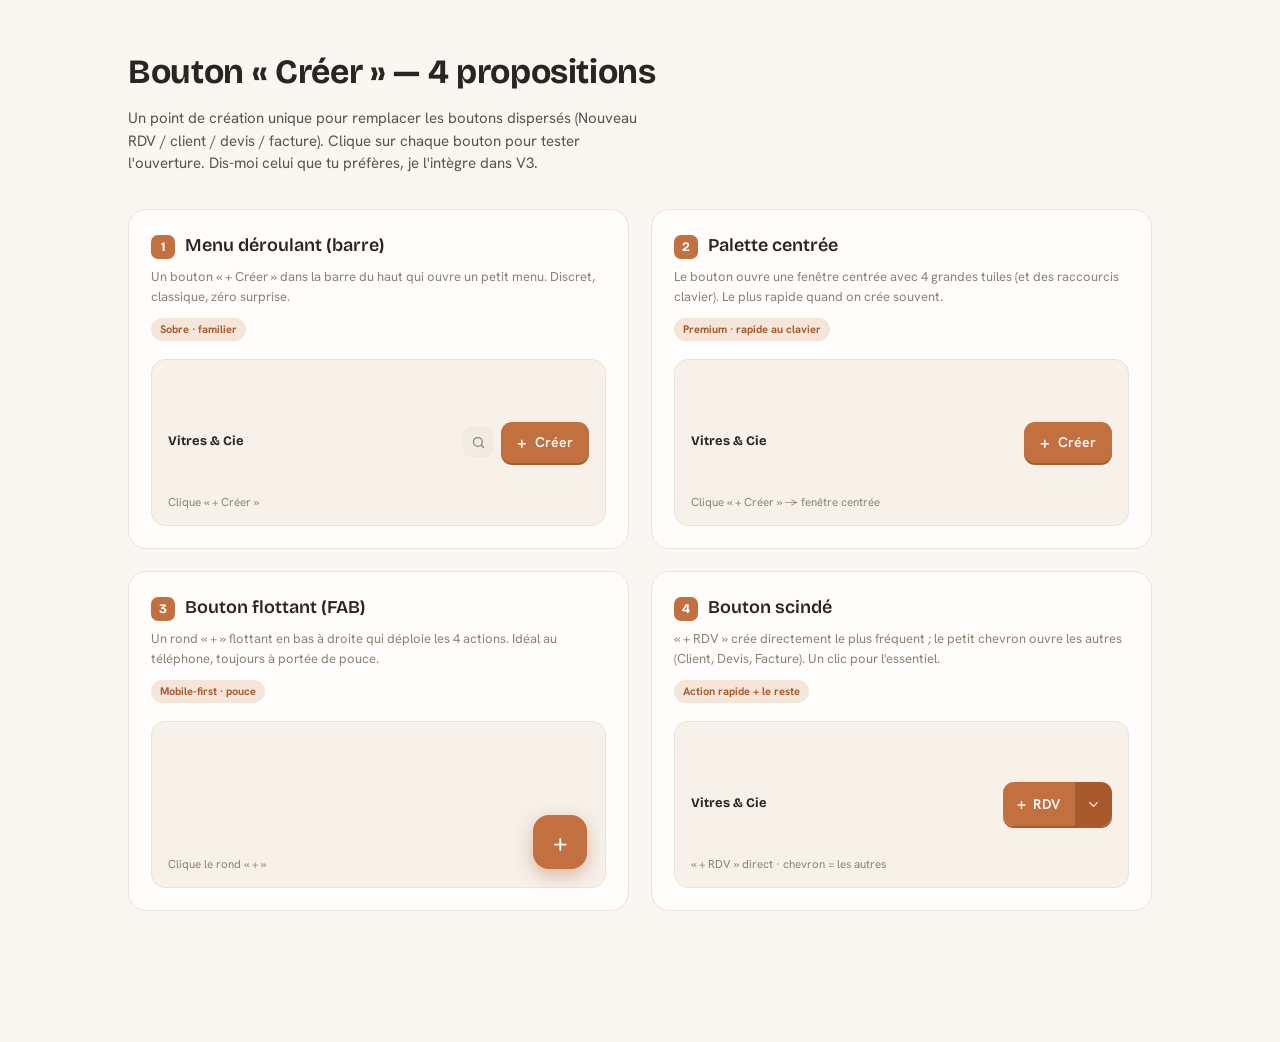
<file: Creer - propositions.html>
<!DOCTYPE html>
<html lang="fr">
<head>
<meta charset="utf-8" />
<meta name="viewport" content="width=device-width, initial-scale=1" />
<title>Bouton « Créer » — propositions</title>
<link rel="preconnect" href="https://fonts.googleapis.com" />
<link rel="preconnect" href="https://fonts.gstatic.com" crossorigin />
<link href="https://fonts.googleapis.com/css2?family=Bricolage+Grotesque:opsz,wght@12..96,500;12..96,600;12..96,700&family=Hanken+Grotesk:wght@400;500;600;700&display=swap" rel="stylesheet" />
<style>
  :root{
    --paper:#faf6f1; --paper-2:#f2ebe2; --surface:#fffdfb; --surface-2:#f7f1ea;
    --ink:#2b2522; --ink-2:#5c5248; --muted:#8c8174;
    --line:#ece3d8; --line-2:#ddd0c2;
    --accent:#c2703f; --accent-strong:#a85a2d; --accent-soft:#f6e6da;
    --water:#5f7fa8; --water-soft:#e2e9f2; --success:#5a8a5f; --success-soft:#e4efe2;
    --font-display:"Bricolage Grotesque", Georgia, serif;
    --font-body:"Hanken Grotesk", system-ui, sans-serif;
    --shadow:0 12px 32px rgba(80,60,40,0.14);
  }
  *{ box-sizing:border-box; margin:0; padding:0; }
  body{ font-family:var(--font-body); background:var(--paper); color:var(--ink); line-height:1.5; -webkit-font-smoothing:antialiased; }
  .wrap{ max-width:1080px; margin:0 auto; padding:46px 28px 90px; }
  h1{ font-family:var(--font-display); font-weight:700; font-size:34px; letter-spacing:-0.01em; }
  .sub{ color:var(--ink-2); font-size:15px; margin-top:10px; max-width:64ch; }
  button{ font:inherit; cursor:pointer; border:none; background:none; color:inherit; }
  .icon{ display:inline-grid; place-items:center; flex-shrink:0; }

  .grid{ display:grid; grid-template-columns:1fr 1fr; gap:22px; margin-top:34px; }
  @media (max-width:780px){ .grid{ grid-template-columns:1fr; } }

  .prop{ background:var(--surface); border:1px solid var(--line); border-radius:18px; padding:22px; display:flex; flex-direction:column; min-height:340px; }
  .prop-head{ display:flex; align-items:baseline; gap:10px; }
  .prop-num{ font-family:var(--font-display); font-weight:700; font-size:13px; color:#fff; background:var(--accent); width:24px; height:24px; border-radius:7px; display:grid; place-items:center; flex-shrink:0; }
  .prop-title{ font-family:var(--font-display); font-weight:600; font-size:18px; }
  .prop-desc{ font-size:13px; color:var(--muted); margin:8px 0 0; }
  .prop-tag{ display:inline-flex; align-items:center; gap:5px; font-size:11px; font-weight:700; padding:3px 9px; border-radius:99px; background:var(--accent-soft); color:var(--accent-strong); margin-top:12px; align-self:flex-start; }
  .stage{ flex:1; margin-top:18px; border-radius:14px; background:var(--surface-2); border:1px solid var(--line); position:relative; display:flex; align-items:flex-start; justify-content:flex-end; padding:16px; min-height:150px; overflow:visible; }
  .stage.center{ align-items:center; justify-content:center; }
  .hint{ position:absolute; left:16px; bottom:14px; font-size:11.5px; color:var(--muted); }

  /* fake topbar context */
  .minibar{ position:absolute; inset:0; display:flex; align-items:center; gap:8px; padding:0 16px; }
  .minibrand{ font-family:var(--font-display); font-weight:700; font-size:13px; color:var(--ink); }
  .minispacer{ flex:1; }
  .minidot{ width:30px; height:30px; border-radius:8px; background:var(--paper-2); display:grid; place-items:center; color:var(--muted); }

  /* ---- Primary create button (shared base) ---- */
  .btn-create{ display:inline-flex; align-items:center; gap:8px; background:var(--accent); color:#fff; font-weight:600; font-size:14px; padding:10px 16px; border-radius:11px; box-shadow:0 2px 0 var(--accent-strong); transition:transform .08s, filter .15s; }
  .btn-create:hover{ filter:brightness(1.04); }
  .btn-create:active{ transform:translateY(1px); }
  .btn-create .plus{ font-size:17px; line-height:1; }

  /* ---- Menu (proposal 1) ---- */
  .menu{ position:absolute; top:58px; right:16px; width:230px; background:var(--surface); border:1px solid var(--line); border-radius:14px; box-shadow:var(--shadow); padding:7px; opacity:0; transform:translateY(-6px) scale(.98); pointer-events:none; transition:opacity .15s, transform .15s; z-index:5; }
  .menu.open{ opacity:1; transform:none; pointer-events:auto; }
  .menu-item{ display:flex; align-items:center; gap:11px; width:100%; padding:10px 11px; border-radius:9px; font-size:13.5px; font-weight:600; color:var(--ink-2); text-align:left; transition:background .12s, color .12s; }
  .menu-item:hover{ background:var(--paper-2); color:var(--ink); }
  .menu-ic{ width:30px; height:30px; border-radius:8px; display:grid; place-items:center; flex-shrink:0; }

  /* ---- Modal / command (proposal 2) ---- */
  .overlay{ position:fixed; inset:0; background:rgba(43,37,34,0.42); backdrop-filter:blur(3px); display:flex; align-items:flex-start; justify-content:center; padding-top:14vh; opacity:0; pointer-events:none; transition:opacity .18s; z-index:50; }
  .overlay.open{ opacity:1; pointer-events:auto; }
  .cmd{ width:min(540px,92vw); background:var(--surface); border:1px solid var(--line); border-radius:20px; box-shadow:var(--shadow); padding:22px; transform:translateY(-10px) scale(.98); transition:transform .18s; }
  .overlay.open .cmd{ transform:none; }
  .cmd-h{ font-family:var(--font-display); font-weight:600; font-size:17px; }
  .cmd-sub{ font-size:12.5px; color:var(--muted); margin-top:3px; }
  .cmd-grid{ display:grid; grid-template-columns:1fr 1fr; gap:11px; margin-top:18px; }
  .cmd-tile{ display:flex; align-items:center; gap:12px; padding:15px; border-radius:13px; border:1px solid var(--line); background:var(--surface-2); text-align:left; transition:border-color .12s, background .12s, transform .08s; }
  .cmd-tile:hover{ border-color:var(--accent); background:var(--accent-soft); }
  .cmd-tile:active{ transform:scale(.98); }
  .cmd-tile .menu-ic{ width:38px; height:38px; border-radius:10px; }
  .cmd-tile .tl{ font-weight:600; font-size:14px; color:var(--ink); }
  .cmd-tile .ts{ font-size:11.5px; color:var(--muted); margin-top:1px; }
  .cmd-key{ margin-left:auto; font-size:10.5px; font-weight:700; color:var(--muted); background:var(--paper-2); padding:2px 6px; border-radius:5px; font-family:var(--font-body); }

  /* ---- FAB (proposal 3) ---- */
  .fab-zone{ position:absolute; right:18px; bottom:18px; display:flex; flex-direction:column-reverse; align-items:flex-end; gap:11px; }
  .fab{ width:54px; height:54px; border-radius:16px; background:var(--accent); color:#fff; display:grid; place-items:center; box-shadow:0 6px 18px rgba(168,90,45,0.4); transition:transform .2s; }
  .fab.open{ transform:rotate(45deg); }
  .fab .plus{ font-size:26px; line-height:1; }
  .fab-actions{ display:flex; flex-direction:column; gap:9px; align-items:flex-end; }
  .fab-act{ display:flex; align-items:center; gap:10px; opacity:0; transform:translateY(10px) scale(.9); pointer-events:none; transition:opacity .18s, transform .18s; }
  .fab-zone.open .fab-act{ opacity:1; transform:none; pointer-events:auto; }
  .fab-zone.open .fab-act:nth-child(1){ transition-delay:.02s; }
  .fab-zone.open .fab-act:nth-child(2){ transition-delay:.05s; }
  .fab-zone.open .fab-act:nth-child(3){ transition-delay:.08s; }
  .fab-zone.open .fab-act:nth-child(4){ transition-delay:.11s; }
  .fab-label{ background:var(--surface); border:1px solid var(--line); box-shadow:0 3px 10px rgba(80,60,40,0.12); font-size:12.5px; font-weight:600; color:var(--ink); padding:6px 11px; border-radius:9px; white-space:nowrap; }
  .fab-mini{ width:42px; height:42px; border-radius:13px; background:var(--surface); border:1px solid var(--line); box-shadow:0 3px 10px rgba(80,60,40,0.12); display:grid; place-items:center; }

  /* ---- Split button (proposal 4) ---- */
  .split{ display:inline-flex; align-items:stretch; border-radius:11px; box-shadow:0 2px 0 var(--accent-strong); overflow:visible; position:relative; }
  .split-main{ display:inline-flex; align-items:center; gap:7px; background:var(--accent); color:#fff; font-weight:600; font-size:14px; padding:10px 14px; border-radius:11px 0 0 11px; }
  .split-main:hover{ filter:brightness(1.04); }
  .split-care{ background:var(--accent-strong); color:#fff; padding:0 11px; border-radius:0 11px 11px 0; display:grid; place-items:center; border-left:1px solid rgba(255,255,255,0.18); }
  .split-care:hover{ filter:brightness(1.08); }
  .split .menu{ top:52px; }

  .tag-row{ display:flex; gap:7px; flex-wrap:wrap; margin-top:14px; }
  .pick{ display:inline-flex; align-items:center; gap:6px; font-size:12px; font-weight:600; color:var(--accent-strong); }
</style>
</head>
<body>
<div class="wrap">
  <h1>Bouton « Créer » — 4 propositions</h1>
  <p class="sub">Un point de création unique pour remplacer les boutons dispersés (Nouveau RDV / client / devis / facture). Clique sur chaque bouton pour tester l'ouverture. Dis-moi celui que tu préfères, je l'intègre dans V3.</p>

  <div class="grid" id="grid"></div>
</div>

<!-- icônes réutilisées -->
<template id="icons"></template>

<script>
  const ICONS = {
    calendar:'<rect x="3" y="4.5" width="18" height="16" rx="2.5"/><path d="M3 9h18M8 2.5v4M16 2.5v4"/>',
    client:'<circle cx="9" cy="8" r="3.2"/><path d="M3.5 19a5.5 5.5 0 0 1 11 0M16 11a3 3 0 0 0 0-6M18.5 19a5 5 0 0 0-3-4.6"/>',
    quotes:'<path d="M6 3h9l4 4v14H6z"/><path d="M14 3v5h5M9 13h6M9 17h6"/>',
    invoices:'<path d="M5 3h14v18l-2.5-1.6L14 21l-2-1.6L10 21l-2.5-1.6L5 21z"/><path d="M9 8h6M9 12h6"/>',
    plus:'<path d="M12 5v14M5 12h14"/>',
    chevron:'<path d="M6 9l6 6 6-6"/>',
    bell:'<path d="M6 9a6 6 0 1 1 12 0c0 5 2 6 2 6H4s2-1 2-6M10 21a2 2 0 0 0 4 0"/>',
    search:'<circle cx="11" cy="11" r="7"/><path d="m20 20-3.5-3.5"/>'
  };
  function svg(name, size=18, stroke=2){
    return '<span class="icon"><svg width="'+size+'" height="'+size+'" viewBox="0 0 24 24" fill="none" stroke="currentColor" stroke-width="'+stroke+'" stroke-linecap="round" stroke-linejoin="round">'+ICONS[name]+'</svg></span>';
  }
  // les 4 actions de création
  const ACTIONS = [
    { key:'rdv', label:'Rendez-vous', desc:'Intervention, devis, appel…', icon:'calendar', tone:'accent', kbd:'R' },
    { key:'client', label:'Client', desc:'Particulier ou pro', icon:'client', tone:'water', kbd:'C' },
    { key:'devis', label:'Devis', desc:'Proposition commerciale', icon:'quotes', tone:'success', kbd:'D' },
    { key:'facture', label:'Facture', desc:'Facturation & encaissement', icon:'invoices', tone:'accent', kbd:'F' },
  ];
  const toneBg = { accent:'var(--accent-soft)', water:'var(--water-soft)', success:'var(--success-soft)' };
  const toneFg = { accent:'var(--accent-strong)', water:'var(--water)', success:'var(--success)' };
  function pick(name){ /* démo : feedback léger */
    const t=document.getElementById('toast'); t.textContent='→ Créer : '+name; t.classList.add('show');
    clearTimeout(window.__tt); window.__tt=setTimeout(()=>t.classList.remove('show'),1400);
    closeAll();
  }
  function menuItems(extraClass=''){
    return ACTIONS.map(a=>`<button class="menu-item ${extraClass}" onclick="pick('${a.label}')">
      <span class="menu-ic" style="background:${toneBg[a.tone]};color:${toneFg[a.tone]}">${svg(a.icon,16)}</span>
      <span>${a.label}</span></button>`).join('');
  }

  function closeAll(){
    document.querySelectorAll('.menu.open,.overlay.open,.fab-zone.open').forEach(e=>e.classList.remove('open'));
    document.querySelectorAll('.fab.open').forEach(e=>e.classList.remove('open'));
  }
  document.addEventListener('click',(e)=>{ if(!e.target.closest('.js-stop')) closeAll(); });
  document.addEventListener('keydown',(e)=>{ if(e.key==='Escape') closeAll(); });

  const props = [
    {
      n:1, title:'Menu déroulant (barre)', tag:'Sobre · familier',
      desc:"Un bouton « + Créer » dans la barre du haut qui ouvre un petit menu. Discret, classique, zéro surprise.",
      stage: `<div class="minibar">
          <span class="minibrand">Vitres &amp; Cie</span><span class="minispacer"></span>
          <span class="minidot">${svg('search',15)}</span>
          <div class="js-stop" style="position:relative">
            <button class="btn-create" onclick="this.parentNode.querySelector('.menu').classList.toggle('open')"><span class="plus">+</span> Créer</button>
            <div class="menu">${menuItems()}</div>
          </div>
        </div>
        <span class="hint">Clique « + Créer »</span>`
    },
    {
      n:2, title:'Palette centrée', tag:'Premium · rapide au clavier',
      desc:"Le bouton ouvre une fenêtre centrée avec 4 grandes tuiles (et des raccourcis clavier). Le plus rapide quand on crée souvent.",
      stage:`<div class="minibar">
          <span class="minibrand">Vitres &amp; Cie</span><span class="minispacer"></span>
          <button class="btn-create js-stop" onclick="document.getElementById('ov2').classList.add('open')"><span class="plus">+</span> Créer</button>
        </div>
        <span class="hint">Clique « + Créer » → fenêtre centrée</span>`
    },
    {
      n:3, title:'Bouton flottant (FAB)', tag:'Mobile-first · pouce',
      desc:"Un rond « + » flottant en bas à droite qui déploie les 4 actions. Idéal au téléphone, toujours à portée de pouce.",
      stage:`<div class="fab-zone js-stop">
          <button class="fab" onclick="this.classList.toggle('open');this.parentNode.classList.toggle('open')"><span class="plus">+</span></button>
          <div class="fab-actions">
            ${ACTIONS.map(a=>`<div class="fab-act"><span class="fab-label">${a.label}</span><button class="fab-mini" onclick="pick('${a.label}')" style="color:${toneFg[a.tone]}">${svg(a.icon,18)}</button></div>`).join('')}
          </div>
        </div>
        <span class="hint">Clique le rond « + »</span>`
    },
    {
      n:4, title:'Bouton scindé', tag:'Action rapide + le reste',
      desc:"« + RDV » crée directement le plus fréquent ; le petit chevron ouvre les autres (Client, Devis, Facture). Un clic pour l'essentiel.",
      stage:`<div class="minibar">
          <span class="minibrand">Vitres &amp; Cie</span><span class="minispacer"></span>
          <div class="split js-stop">
            <button class="split-main" onclick="pick('Rendez-vous')"><span class="plus" style="font-size:16px">+</span> RDV</button>
            <button class="split-care" onclick="this.parentNode.querySelector('.menu').classList.toggle('open')">${svg('chevron',15)}</button>
            <div class="menu">${menuItems()}</div>
          </div>
        </div>
        <span class="hint">« + RDV » direct · chevron = les autres</span>`
    },
  ];

  document.getElementById('grid').innerHTML = props.map(p=>`
    <div class="prop">
      <div class="prop-head"><span class="prop-num">${p.n}</span><span class="prop-title">${p.title}</span></div>
      <p class="prop-desc">${p.desc}</p>
      <span class="prop-tag">${p.tag}</span>
      <div class="stage">${p.stage}</div>
    </div>`).join('');

  // overlay pour la proposition 2
  document.body.insertAdjacentHTML('beforeend', `
    <div class="overlay" id="ov2"><div class="cmd js-stop">
      <div class="cmd-h">Que veux-tu créer ?</div>
      <div class="cmd-sub">Choisis un type — ou tape la touche indiquée.</div>
      <div class="cmd-grid">
        ${ACTIONS.map(a=>`<button class="cmd-tile" onclick="pick('${a.label}')">
          <span class="menu-ic" style="background:${toneBg[a.tone]};color:${toneFg[a.tone]}">${svg(a.icon,19)}</span>
          <span><span class="tl">${a.label}</span><br><span class="ts">${a.desc}</span></span>
          <span class="cmd-key">${a.kbd}</span>
        </button>`).join('')}
      </div>
    </div></div>
    <div id="toast" style="position:fixed;left:50%;bottom:30px;transform:translateX(-50%) translateY(20px);background:var(--ink);color:#fff;font-size:13px;font-weight:600;padding:11px 18px;border-radius:12px;opacity:0;pointer-events:none;transition:opacity .2s,transform .2s;z-index:100;"></div>
  `);
  const style=document.createElement('style');
  style.textContent='#toast.show{opacity:1;transform:translateX(-50%) translateY(0);}';
  document.head.appendChild(style);
</script>
</body>
</html>
</file>
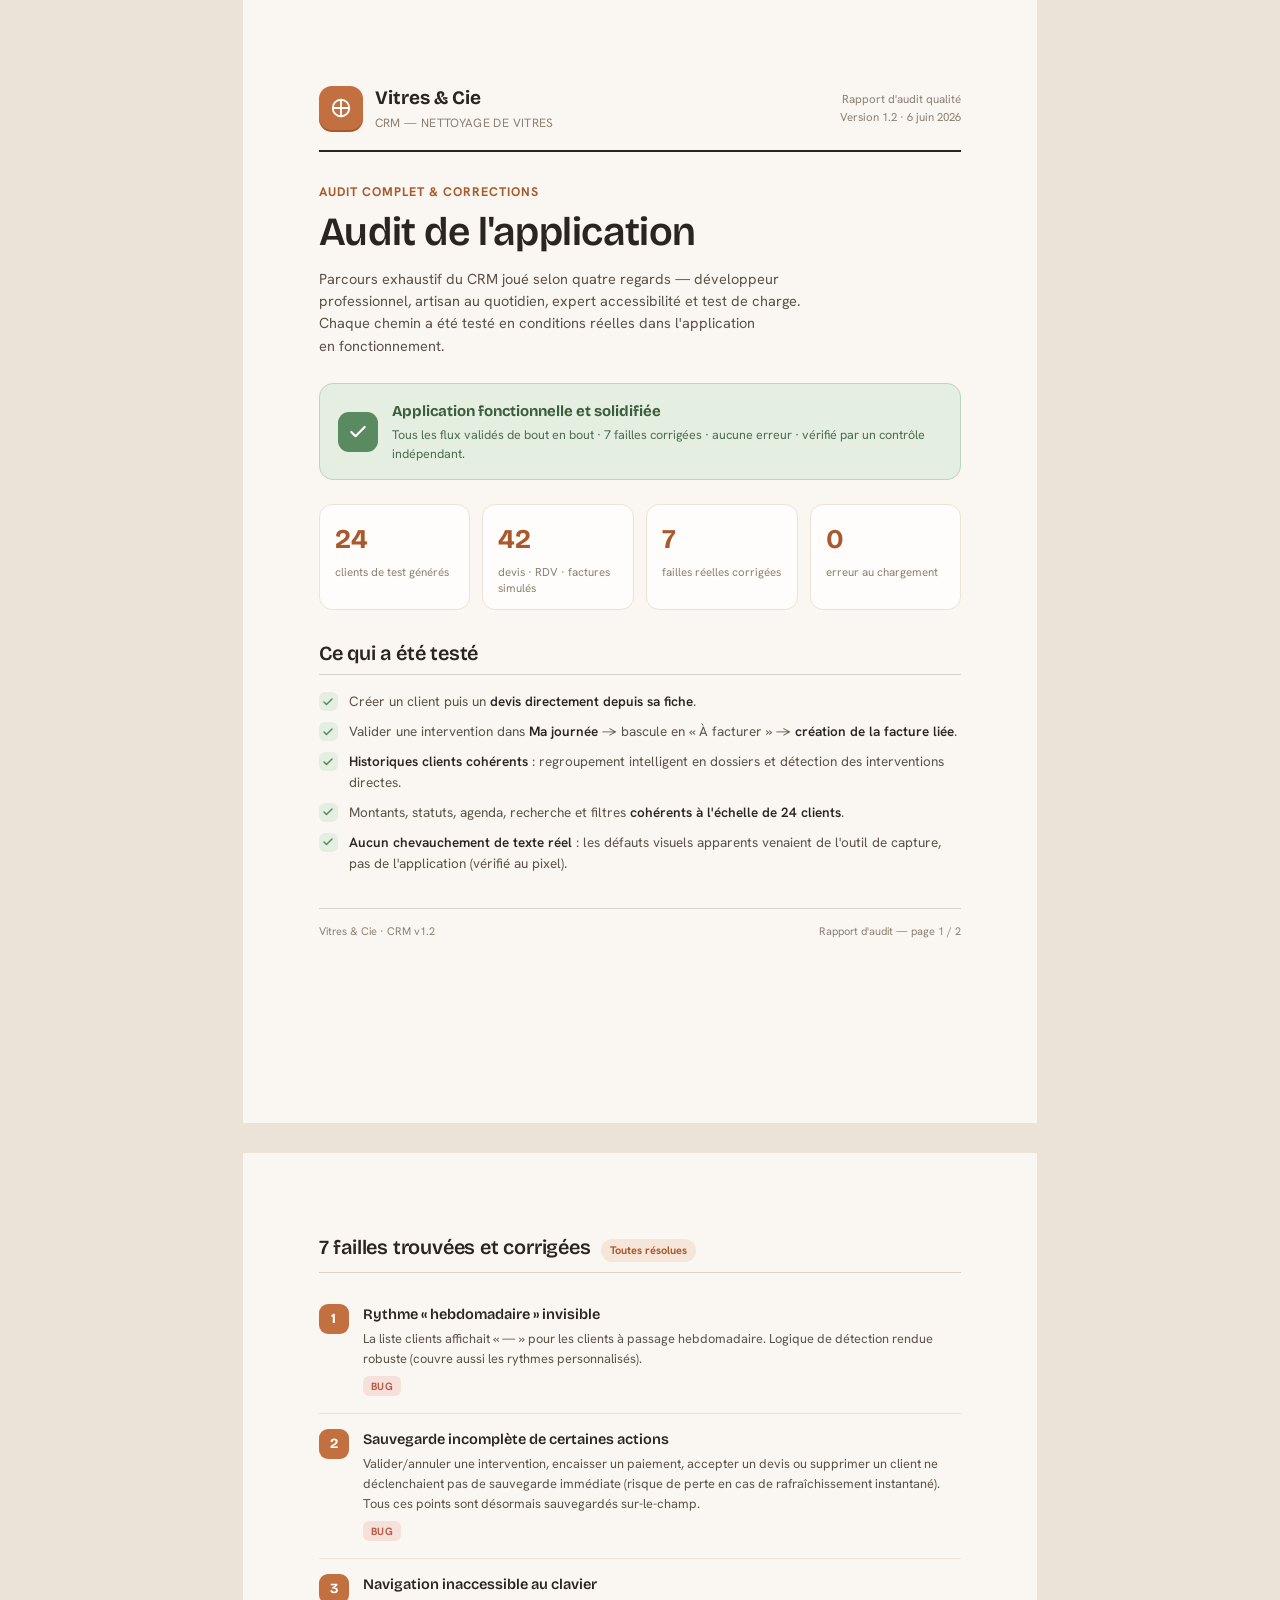
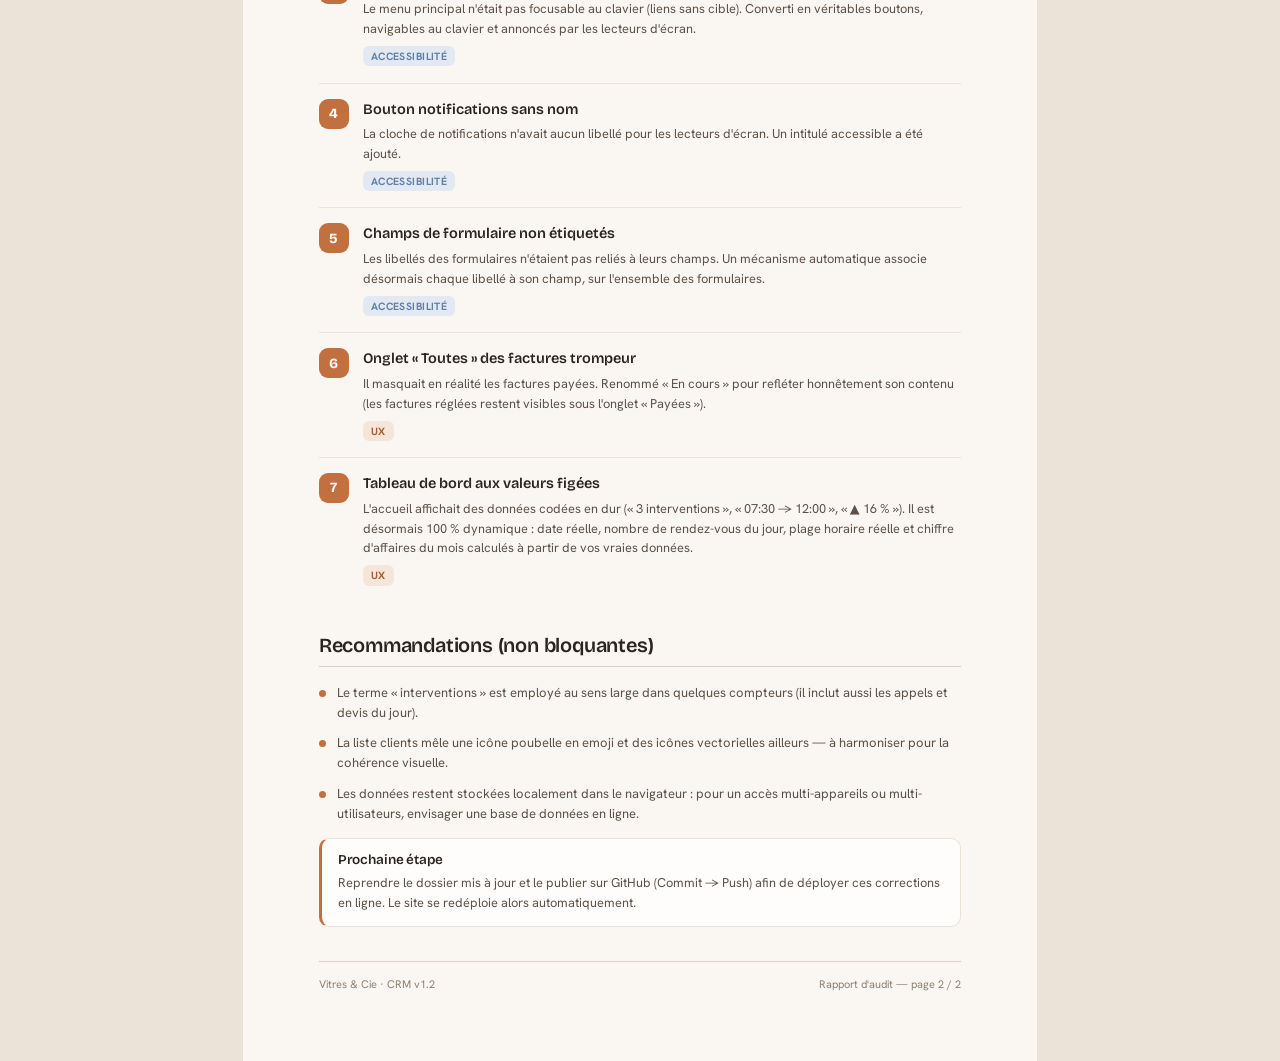
<file: Rapport_Audit.html>
<!DOCTYPE html>
<html lang="fr">
<head>
<meta charset="utf-8" />
<meta name="viewport" content="width=device-width, initial-scale=1" />
<title>Rapport d'audit — CRM Vitres &amp; Cie</title>
<link rel="preconnect" href="https://fonts.googleapis.com" />
<link rel="preconnect" href="https://fonts.gstatic.com" crossorigin />
<link href="https://fonts.googleapis.com/css2?family=Bricolage+Grotesque:opsz,wght@12..96,500;12..96,600;12..96,700&family=Hanken+Grotesk:wght@400;500;600;700&display=swap" rel="stylesheet" />
<style>
  :root{
    --paper:#faf6f1; --surface:#fffdfb; --ink:#2b2522; --ink-2:#5c5248;
    --muted:#8c8174; --line:#ece3d8; --line-2:#ddd0c2;
    --accent:#c2703f; --accent-strong:#a85a2d; --accent-soft:#f6e6da;
    --success:#5a8a5f; --success-soft:#e4efe2;
    --danger:#bd5a45; --danger-soft:#f6e1da;
    --water:#5f7fa8; --water-soft:#e2e9f2;
    --font-display:"Bricolage Grotesque", Georgia, serif;
    --font-body:"Hanken Grotesk", system-ui, sans-serif;
  }
  *{ box-sizing:border-box; margin:0; padding:0; }
  html{ -webkit-print-color-adjust:exact; print-color-adjust:exact; }
  body{ font-family:var(--font-body); color:var(--ink); background:var(--line); line-height:1.55; }
  .page{
    width:210mm; min-height:297mm; margin:0 auto; background:var(--paper);
    padding:22mm 20mm 18mm; position:relative;
  }
  .page + .page{ margin-top:8mm; }
  h1,h2,h3{ font-family:var(--font-display); font-weight:600; letter-spacing:-0.01em; line-height:1.1; }

  /* ---- Cover header ---- */
  .brand{ display:flex; align-items:center; gap:12px; padding-bottom:18px; border-bottom:2px solid var(--ink); }
  .brand-mark{ width:44px; height:44px; border-radius:13px; background:var(--accent); display:grid; place-items:center; color:#fff; flex-shrink:0; box-shadow:0 2px 0 var(--accent-strong); }
  .brand-mark svg{ display:block; }
  .brand-name{ font-family:var(--font-display); font-weight:700; font-size:19px; }
  .brand-sub{ font-size:12px; color:var(--muted); letter-spacing:0.03em; text-transform:uppercase; margin-top:1px; }
  .doc-meta{ margin-left:auto; text-align:right; font-size:11.5px; color:var(--muted); }

  .lead{ margin-top:30px; }
  .lead .kicker{ font-size:12.5px; font-weight:700; letter-spacing:0.08em; text-transform:uppercase; color:var(--accent-strong); }
  .lead h1{ font-size:40px; margin-top:8px; }
  .lead p{ font-size:14.5px; color:var(--ink-2); margin-top:14px; max-width:62ch; text-wrap:pretty; }

  .verdict{ display:flex; align-items:center; gap:14px; margin-top:26px; padding:16px 18px; border-radius:14px; background:var(--success-soft); border:1.5px solid #bcd6bb; }
  .verdict .v-ic{ width:40px; height:40px; border-radius:11px; background:var(--success); color:#fff; display:grid; place-items:center; flex-shrink:0; }
  .verdict .v-t{ font-family:var(--font-display); font-weight:700; font-size:15px; color:#3a5e3d; }
  .verdict .v-s{ font-size:12.5px; color:#4d6b4f; margin-top:1px; }

  /* ---- KPI strip ---- */
  .kpis{ display:grid; grid-template-columns:repeat(4,1fr); gap:12px; margin-top:24px; }
  .kpi{ background:var(--surface); border:1px solid var(--line); border-radius:13px; padding:14px 15px; }
  .kpi .n{ font-family:var(--font-display); font-weight:700; font-size:27px; color:var(--accent-strong); }
  .kpi .l{ font-size:11.5px; color:var(--muted); margin-top:3px; line-height:1.35; }

  /* ---- Section ---- */
  section{ margin-top:32px; }
  .sec-head{ display:flex; align-items:baseline; gap:10px; padding-bottom:10px; border-bottom:1px solid var(--line-2); margin-bottom:16px; }
  .sec-head h2{ font-size:20px; }
  .sec-head .badge{ font-size:11px; font-weight:700; padding:3px 9px; border-radius:99px; background:var(--accent-soft); color:var(--accent-strong); }

  .tested{ list-style:none; display:grid; gap:9px; }
  .tested li{ display:flex; gap:11px; align-items:flex-start; font-size:13.5px; color:var(--ink-2); }
  .tested .chk{ width:19px; height:19px; border-radius:6px; background:var(--success-soft); color:var(--success); display:grid; place-items:center; flex-shrink:0; margin-top:1px; }
  .tested b{ color:var(--ink); font-weight:600; }

  /* ---- Fix cards ---- */
  .fix{ display:flex; gap:14px; padding:15px 0; border-bottom:1px solid var(--line); break-inside:avoid; }
  .fix:last-child{ border-bottom:none; }
  .fix .num{ width:30px; height:30px; border-radius:9px; background:var(--accent); color:#fff; font-family:var(--font-display); font-weight:700; font-size:14px; display:grid; place-items:center; flex-shrink:0; }
  .fix .body{ flex:1; }
  .fix .t{ font-family:var(--font-display); font-weight:600; font-size:14.5px; }
  .fix .p{ font-size:12.8px; color:var(--ink-2); margin-top:3px; }
  .fix .tag{ display:inline-block; font-size:10.5px; font-weight:700; letter-spacing:0.04em; text-transform:uppercase; padding:2px 8px; border-radius:6px; margin-top:7px; }
  .tag-bug{ background:var(--danger-soft); color:var(--danger); }
  .tag-a11y{ background:var(--water-soft); color:var(--water); }
  .tag-ux{ background:var(--accent-soft); color:var(--accent-strong); }

  .note{ background:var(--surface); border:1px solid var(--line); border-left:3px solid var(--accent); border-radius:10px; padding:14px 16px; margin-top:14px; }
  .note h3{ font-size:13.5px; }
  .note p{ font-size:12.8px; color:var(--ink-2); margin-top:5px; }
  .note ul{ margin:7px 0 0 18px; }
  .note li{ font-size:12.8px; color:var(--ink-2); margin-top:4px; }

  .reco{ display:grid; gap:10px; }
  .reco .r{ display:flex; gap:11px; font-size:13px; color:var(--ink-2); align-items:flex-start; }
  .reco .dot{ width:7px; height:7px; border-radius:50%; background:var(--accent); margin-top:7px; flex-shrink:0; }

  footer{ margin-top:34px; padding-top:14px; border-top:1px solid var(--line-2); display:flex; justify-content:space-between; font-size:11px; color:var(--muted); }

  @media print{
    body{ background:#fff; }
    .page{ margin:0; box-shadow:none; width:auto; min-height:auto; padding:16mm 16mm; }
    .page + .page{ margin-top:0; }
    .pb{ page-break-before:always; }
  }
  @page{ size:A4; margin:0; }
</style>
</head>
<body>
<div class="page">

  <header class="brand">
    <span class="brand-mark">
      <svg width="22" height="22" viewBox="0 0 24 24" fill="none" stroke="currentColor" stroke-width="2" stroke-linecap="round" stroke-linejoin="round"><path d="M12 3v18M3 12h18"/><circle cx="12" cy="12" r="9"/></svg>
    </span>
    <div>
      <div class="brand-name">Vitres &amp; Cie</div>
      <div class="brand-sub">CRM — Nettoyage de vitres</div>
    </div>
    <div class="doc-meta">
      Rapport d'audit qualité<br/>Version 1.2 · 6 juin 2026
    </div>
  </header>

  <div class="lead">
    <div class="kicker">Audit complet &amp; corrections</div>
    <h1>Audit de l'application</h1>
    <p>Parcours exhaustif du CRM joué selon quatre regards — développeur professionnel, artisan au quotidien, expert accessibilité et test de charge. Chaque chemin a été testé en conditions réelles dans l'application en fonctionnement.</p>
  </div>

  <div class="verdict">
    <span class="v-ic"><svg width="20" height="20" viewBox="0 0 24 24" fill="none" stroke="currentColor" stroke-width="2.6" stroke-linecap="round" stroke-linejoin="round"><path d="M20 6 9 17l-5-5"/></svg></span>
    <div>
      <div class="v-t">Application fonctionnelle et solidifiée</div>
      <div class="v-s">Tous les flux validés de bout en bout · 7 failles corrigées · aucune erreur · vérifié par un contrôle indépendant.</div>
    </div>
  </div>

  <div class="kpis">
    <div class="kpi"><div class="n">24</div><div class="l">clients de test générés</div></div>
    <div class="kpi"><div class="n">42</div><div class="l">devis · RDV · factures simulés</div></div>
    <div class="kpi"><div class="n">7</div><div class="l">failles réelles corrigées</div></div>
    <div class="kpi"><div class="n">0</div><div class="l">erreur au chargement</div></div>
  </div>

  <section>
    <div class="sec-head"><h2>Ce qui a été testé</h2></div>
    <ul class="tested">
      <li><span class="chk"><svg width="12" height="12" viewBox="0 0 24 24" fill="none" stroke="currentColor" stroke-width="3" stroke-linecap="round" stroke-linejoin="round"><path d="M20 6 9 17l-5-5"/></svg></span><span>Créer un client puis un <b>devis directement depuis sa fiche</b>.</span></li>
      <li><span class="chk"><svg width="12" height="12" viewBox="0 0 24 24" fill="none" stroke="currentColor" stroke-width="3" stroke-linecap="round" stroke-linejoin="round"><path d="M20 6 9 17l-5-5"/></svg></span><span>Valider une intervention dans <b>Ma journée</b> → bascule en « À facturer » → <b>création de la facture liée</b>.</span></li>
      <li><span class="chk"><svg width="12" height="12" viewBox="0 0 24 24" fill="none" stroke="currentColor" stroke-width="3" stroke-linecap="round" stroke-linejoin="round"><path d="M20 6 9 17l-5-5"/></svg></span><span><b>Historiques clients cohérents</b> : regroupement intelligent en dossiers et détection des interventions directes.</span></li>
      <li><span class="chk"><svg width="12" height="12" viewBox="0 0 24 24" fill="none" stroke="currentColor" stroke-width="3" stroke-linecap="round" stroke-linejoin="round"><path d="M20 6 9 17l-5-5"/></svg></span><span>Montants, statuts, agenda, recherche et filtres <b>cohérents à l'échelle de 24 clients</b>.</span></li>
      <li><span class="chk"><svg width="12" height="12" viewBox="0 0 24 24" fill="none" stroke="currentColor" stroke-width="3" stroke-linecap="round" stroke-linejoin="round"><path d="M20 6 9 17l-5-5"/></svg></span><span><b>Aucun chevauchement de texte réel</b> : les défauts visuels apparents venaient de l'outil de capture, pas de l'application (vérifié au pixel).</span></li>
    </ul>
  </section>

  <footer>
    <span>Vitres &amp; Cie · CRM v1.2</span>
    <span>Rapport d'audit — page 1 / 2</span>
  </footer>
</div>

<div class="page pb">
  <section style="margin-top:0">
    <div class="sec-head"><h2>7 failles trouvées et corrigées</h2><span class="badge">Toutes résolues</span></div>

    <div class="fix">
      <span class="num">1</span>
      <div class="body">
        <div class="t">Rythme « hebdomadaire » invisible</div>
        <div class="p">La liste clients affichait « — » pour les clients à passage hebdomadaire. Logique de détection rendue robuste (couvre aussi les rythmes personnalisés).</div>
        <span class="tag tag-bug">Bug</span>
      </div>
    </div>

    <div class="fix">
      <span class="num">2</span>
      <div class="body">
        <div class="t">Sauvegarde incomplète de certaines actions</div>
        <div class="p">Valider/annuler une intervention, encaisser un paiement, accepter un devis ou supprimer un client ne déclenchaient pas de sauvegarde immédiate (risque de perte en cas de rafraîchissement instantané). Tous ces points sont désormais sauvegardés sur-le-champ.</div>
        <span class="tag tag-bug">Bug</span>
      </div>
    </div>

    <div class="fix">
      <span class="num">3</span>
      <div class="body">
        <div class="t">Navigation inaccessible au clavier</div>
        <div class="p">Le menu principal n'était pas focusable au clavier (liens sans cible). Converti en véritables boutons, navigables au clavier et annoncés par les lecteurs d'écran.</div>
        <span class="tag tag-a11y">Accessibilité</span>
      </div>
    </div>

    <div class="fix">
      <span class="num">4</span>
      <div class="body">
        <div class="t">Bouton notifications sans nom</div>
        <div class="p">La cloche de notifications n'avait aucun libellé pour les lecteurs d'écran. Un intitulé accessible a été ajouté.</div>
        <span class="tag tag-a11y">Accessibilité</span>
      </div>
    </div>

    <div class="fix">
      <span class="num">5</span>
      <div class="body">
        <div class="t">Champs de formulaire non étiquetés</div>
        <div class="p">Les libellés des formulaires n'étaient pas reliés à leurs champs. Un mécanisme automatique associe désormais chaque libellé à son champ, sur l'ensemble des formulaires.</div>
        <span class="tag tag-a11y">Accessibilité</span>
      </div>
    </div>

    <div class="fix">
      <span class="num">6</span>
      <div class="body">
        <div class="t">Onglet « Toutes » des factures trompeur</div>
        <div class="p">Il masquait en réalité les factures payées. Renommé « En cours » pour refléter honnêtement son contenu (les factures réglées restent visibles sous l'onglet « Payées »).</div>
        <span class="tag tag-ux">UX</span>
      </div>
    </div>

    <div class="fix">
      <span class="num">7</span>
      <div class="body">
        <div class="t">Tableau de bord aux valeurs figées</div>
        <div class="p">L'accueil affichait des données codées en dur (« 3 interventions », « 07:30 → 12:00 », « ▲ 16 % »). Il est désormais 100 % dynamique : date réelle, nombre de rendez-vous du jour, plage horaire réelle et chiffre d'affaires du mois calculés à partir de vos vraies données.</div>
        <span class="tag tag-ux">UX</span>
      </div>
    </div>
  </section>

  <section>
    <div class="sec-head"><h2>Recommandations (non bloquantes)</h2></div>
    <div class="reco">
      <div class="r"><span class="dot"></span><span>Le terme « interventions » est employé au sens large dans quelques compteurs (il inclut aussi les appels et devis du jour).</span></div>
      <div class="r"><span class="dot"></span><span>La liste clients mêle une icône poubelle en emoji et des icônes vectorielles ailleurs — à harmoniser pour la cohérence visuelle.</span></div>
      <div class="r"><span class="dot"></span><span>Les données restent stockées localement dans le navigateur : pour un accès multi-appareils ou multi-utilisateurs, envisager une base de données en ligne.</span></div>
    </div>

    <div class="note">
      <h3>Prochaine étape</h3>
      <p>Reprendre le dossier mis à jour et le publier sur GitHub (Commit → Push) afin de déployer ces corrections en ligne. Le site se redéploie alors automatiquement.</p>
    </div>
  </section>

  <footer>
    <span>Vitres &amp; Cie · CRM v1.2</span>
    <span>Rapport d'audit — page 2 / 2</span>
  </footer>
</div>
</body>
</html>
</file>
